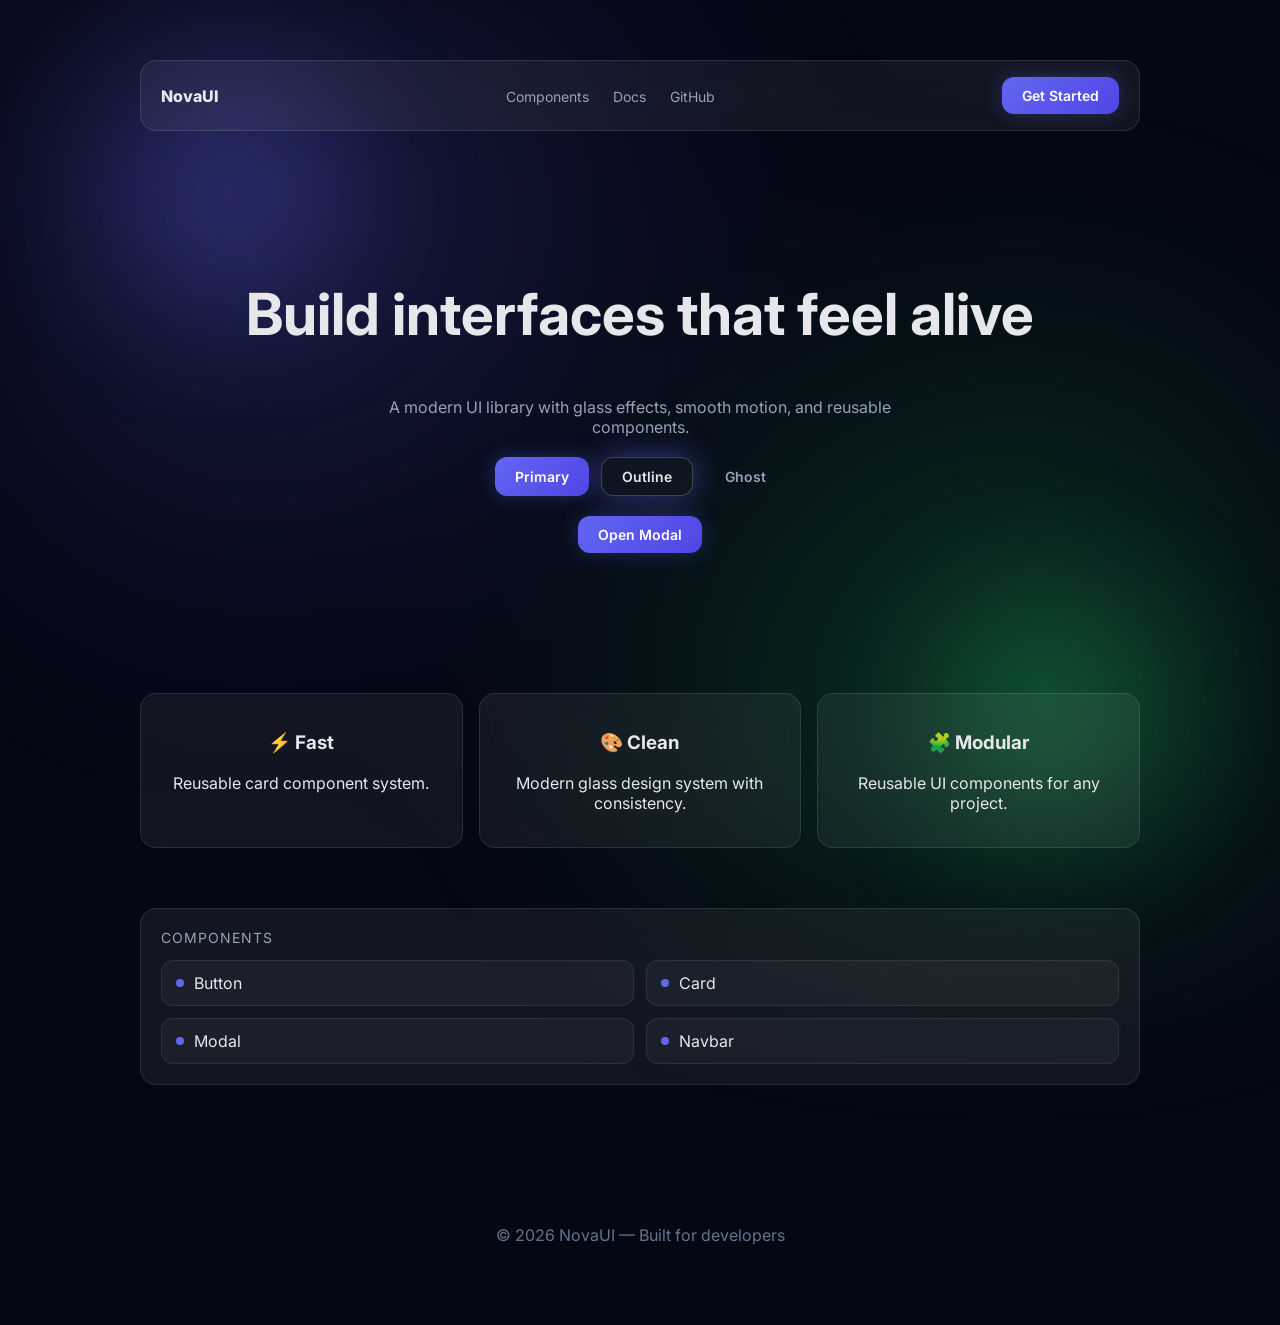
<file: NovaUI/demo/index.html>
<!DOCTYPE html>
<html lang="en">
<head>
  <meta charset="UTF-8">
  <title>NovaUI</title>

  <link rel="stylesheet" href="../styles/main.css">

  <link rel="stylesheet" href="../components/buttons/buttons.css">
  <link rel="stylesheet" href="../components/cards/cards.css">

  <link href="https://fonts.googleapis.com/css2?family=Inter:wght@400;600;700&display=swap" rel="stylesheet">
</head>

<body>

  <div class="bg"></div>
  <div class="orb orb1"></div>
  <div class="orb orb2"></div>

  <div class="container">

    <nav class="navbar glass reveal">
      <div class="logo">NovaUI</div>

      <div class="nav-links">
        <a href="#components-section">Components</a>
        <a href="docs.html">Docs</a>
        <a href="https://github.com/EnukaSathmina" target="_blank">GitHub</a>
      </div>

      <button class="btn btn-primary" onclick="window.location.href='get-started.html'">Get Started</button>
    </nav>

    <section class="hero reveal">
      <h1>Build interfaces that feel alive</h1>
      <p>A modern UI library with glass effects, smooth motion, and reusable components.</p>

      <div class="hero-actions">
        <button class="btn btn-primary">Primary</button>
        <button class="btn btn-outline">Outline</button>
        <button class="btn btn-ghost">Ghost</button>
      </div>

      <div style="margin-top:20px;">
        <button class="btn btn-primary" onclick="openModal()">
          Open Modal
        </button>
      </div>
    </section>

    <section class="features">
      <div class="card glass reveal">
        <h3>⚡ Fast</h3>
        <p>Reusable card component system.</p>
      </div>

      <div class="card glass reveal">
        <h3>🎨 Clean</h3>
        <p>Modern glass design system with consistency.</p>
      </div>

      <div class="card glass reveal">
        <h3>🧩 Modular</h3>
        <p>Reusable UI components for any project.</p>
      </div>
    </section>

    <section class="components-menu glass reveal" id="components-section">
      <div class="menu-title">Components</div>

      <div class="menu-grid">
        <a href="button.html" class="menu-item">
          <span class="dot"></span>
          Button
        </a>

        <a href="card.html" class="menu-item">
          <span class="dot"></span>
          Card
        </a>

        <a href="modal.html" class="menu-item">
          <span class="dot"></span>
          Modal
        </a>

        <a href="navbar.html" class="menu-item">
          <span class="dot"></span>
          Navbar
        </a>
      </div>
    </section>

    <footer class="footer reveal">
      © 2026 NovaUI — Built for developers
    </footer>

  </div>

  <div class="modal" id="modal">
    <div class="modal-content">
      <h2>NovaUI Modal</h2>
      <p>This is a reusable modal component.</p>
      <button class="btn btn-primary" onclick="closeModal()">Close</button>
    </div>
  </div>

  <script src="../js/animations.js"></script>
  <script src="../js/modal.js"></script>

  <script>
    document.querySelector('a[href^="#"]').addEventListener('click', function (e) {
      e.preventDefault();
      const target = document.querySelector(this.getAttribute('href'));
      if (target) {
        target.scrollIntoView({
          behavior: 'smooth'
        });
      }
    });
  </script>

</body>
</html>
</file>
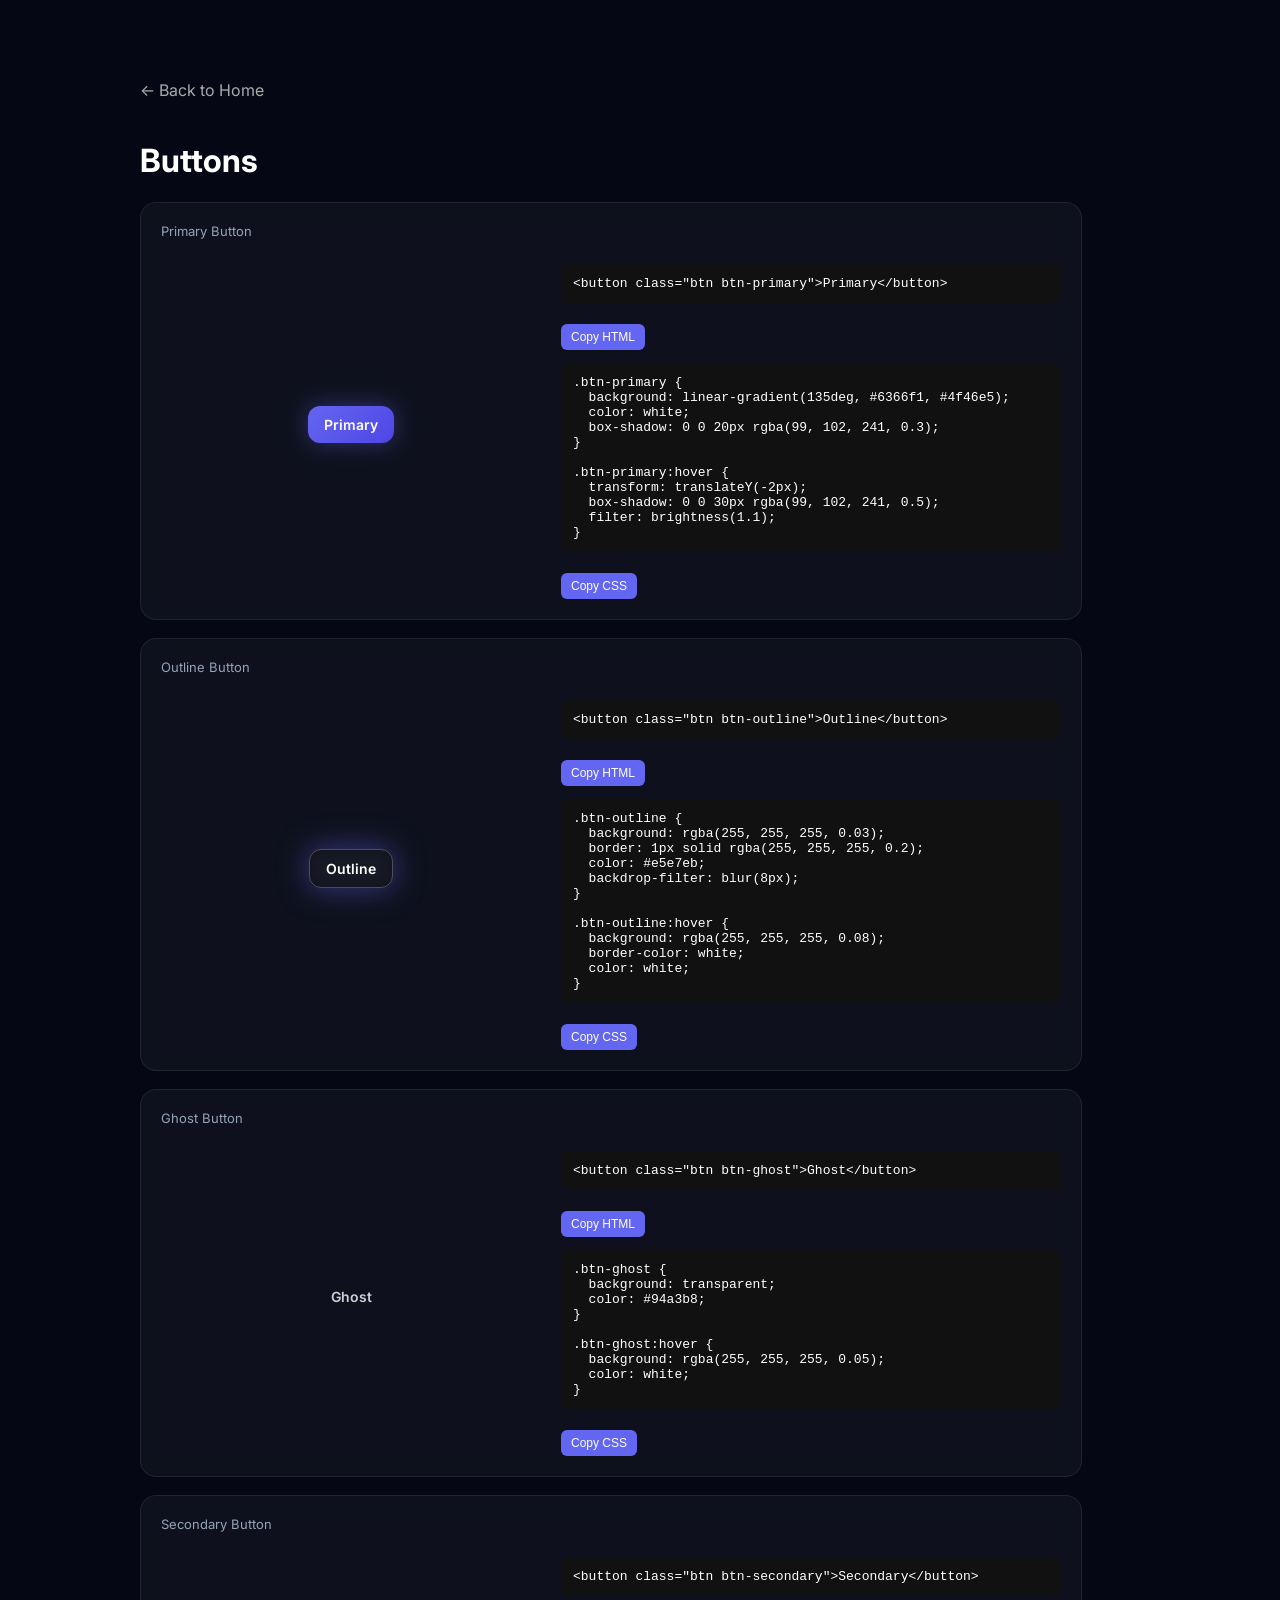
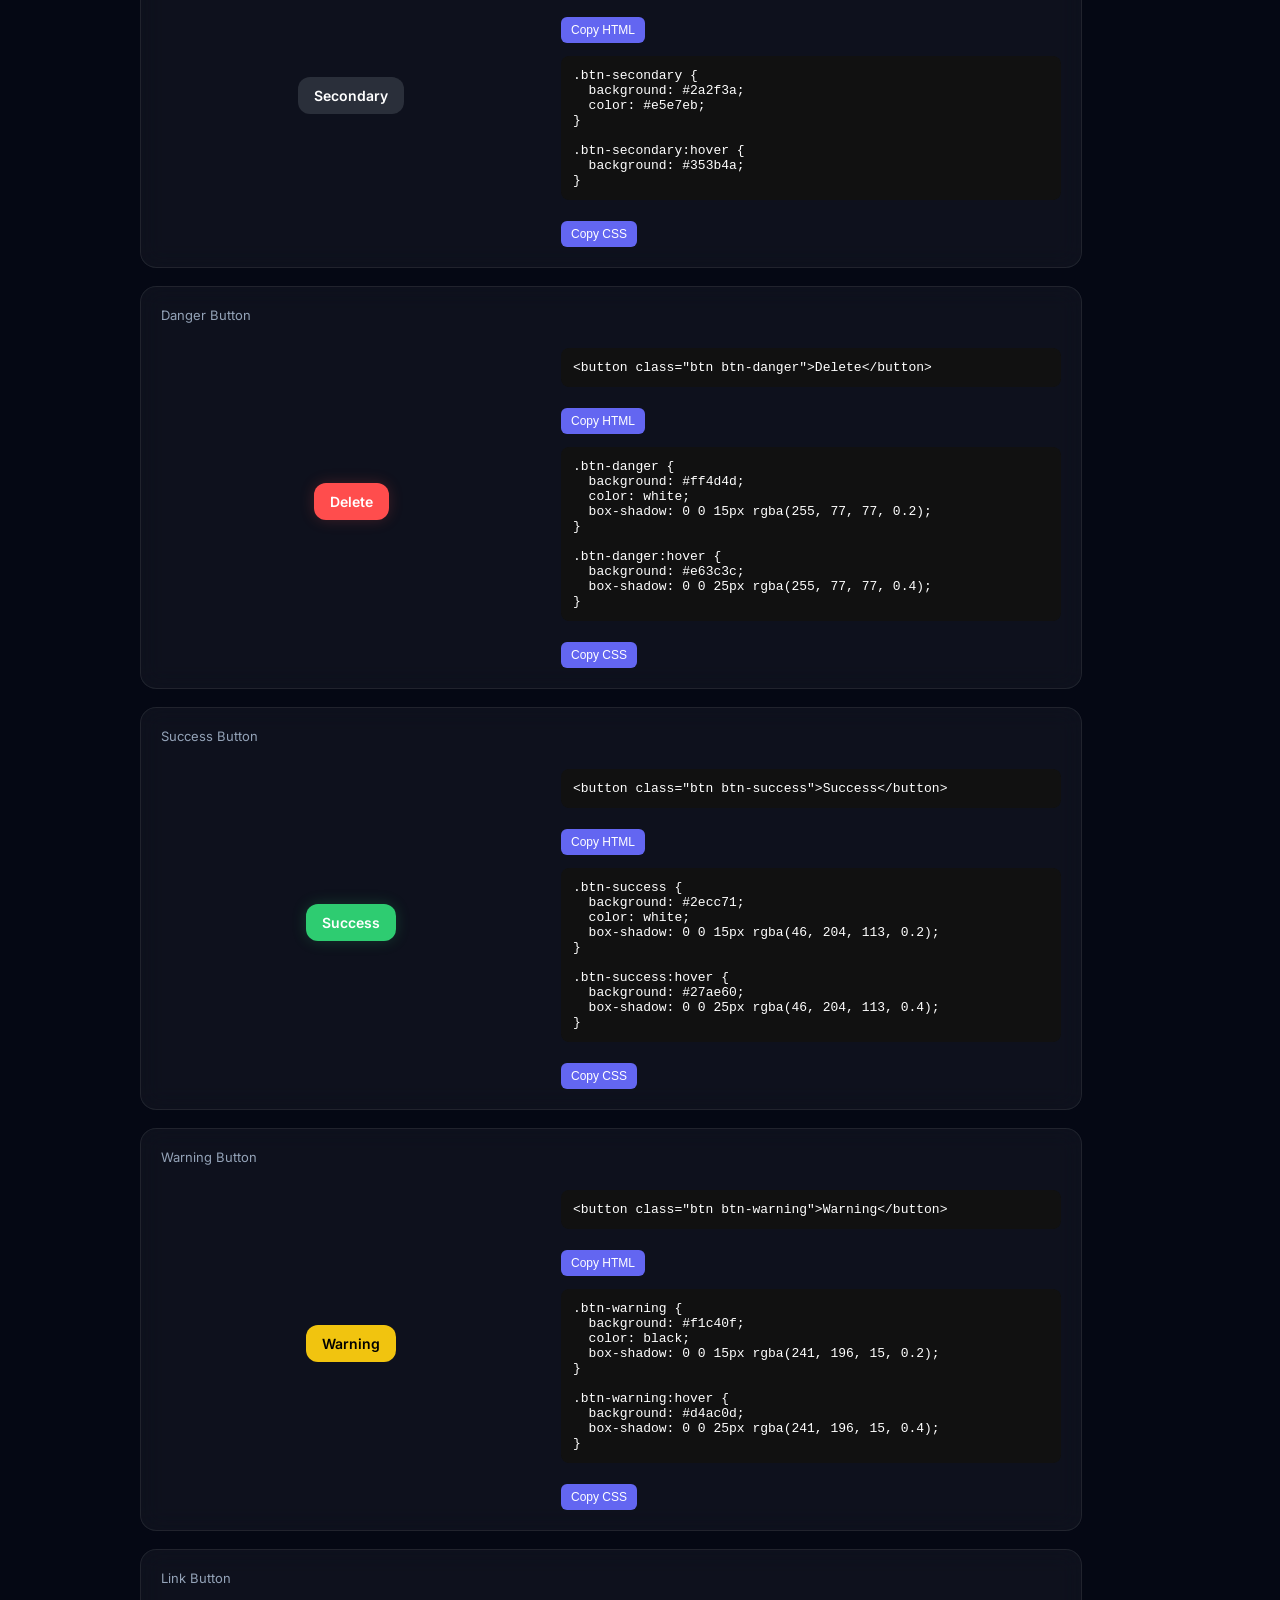
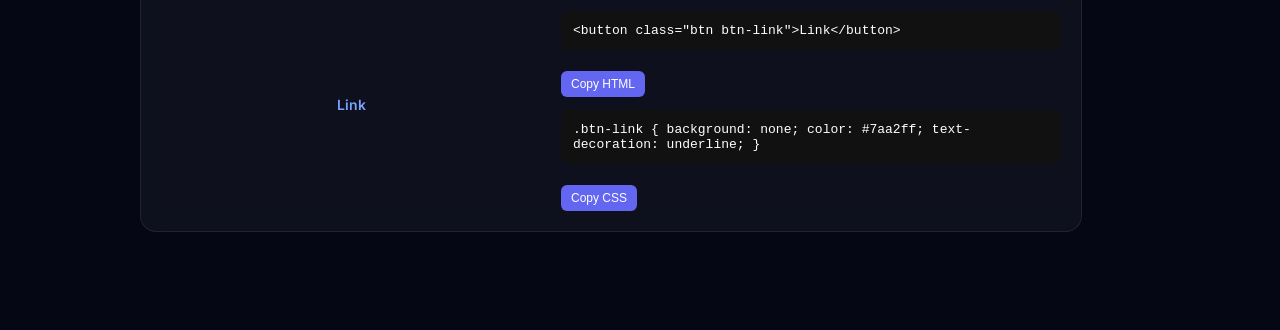
<file: NovaUI/demo/button.html>
<!DOCTYPE html>
<html lang="en">
<head>
  <meta charset="UTF-8">
  <title>Buttons - NovaUI</title>

  <link rel="stylesheet" href="../styles/main.css">
  <link rel="stylesheet" href="../components/buttons/buttons.css">
  <link href="https://fonts.googleapis.com/css2?family=Inter:wght@400;600;700&display=swap" rel="stylesheet">

  <style>
    body {
      font-family: 'Inter', sans-serif;
      background: #050814;
      color: white;
      margin: 0;
      padding: 40px;
    }

    .container {
      max-width: 1000px;
      margin: auto;
    }

    a {
      color: #aaa;
      text-decoration: none;
      display: inline-block;
      margin-bottom: 20px;
    }

    .preview-box {
      background: rgba(255,255,255,0.04);
      border: 1px solid rgba(255,255,255,0.08);
      border-radius: 16px;
      padding: 20px;
      margin-bottom: 18px;
      backdrop-filter: blur(12px);
    }

    .preview-title {
      font-size: 13px;
      color: #94a3b8;
      margin-bottom: 12px;
    }

    .row {
      display: flex;
      gap: 20px;
      align-items: center;
      flex-wrap: wrap;
    }

    .live {
      flex: 0.6;
      display: flex;
      justify-content: center;
      align-items: center;
    }

    .code {
      flex: 1.4;
      max-width: 500px;
    }

    pre {
      background: #111;
      padding: 12px;
      border-radius: 8px;
      font-size: 13px;
      overflow-x: auto;
      white-space: pre-wrap;
    }

    button.copy {
      margin-top: 8px;
      padding: 6px 10px;
      border: none;
      cursor: pointer;
      border-radius: 6px;
      background: #6366f1;
      color: white;
      font-size: 12px;
      margin-right: 5px;
    }

    .btn {
      padding: 10px 16px;
      border-radius: 12px;
      border: none;
      cursor: pointer;
      font-family: inherit;
      font-weight: 600;
      transition: 0.3s;
    }

    .btn-primary { background: linear-gradient(135deg, #6366f1, #4f46e5); color: white; box-shadow: 0 0 25px rgba(99,102,241,0.4); }
    .btn-outline { background: transparent; border: 1px solid rgba(255,255,255,0.25); color: white; }
    .btn-ghost { background: transparent; color: rgba(255,255,255,0.8); }
    .btn-secondary { background: #2a2f3a; color: white; }
    .btn-danger { background: #ff4d4d; color: white; }
    .btn-success { background: #2ecc71; color: white; }
    .btn-warning { background: #f1c40f; color: black; }
    .btn-link { background: none; color: #7aa2ff; padding: 0; }
  </style>
</head>
<body>

<div class="container">
  <a href="index.html">← Back to Home</a>
  <h1>Buttons</h1>

  <div class="preview-box">
    <div class="preview-title">Primary Button</div>
    <div class="row">
      <div class="live"><button class="btn btn-primary">Primary</button></div>
      <div class="code">
        <pre id="h1">&lt;button class="btn btn-primary"&gt;Primary&lt;/button&gt;</pre>
        <button class="copy" onclick="copy('h1')">Copy HTML</button>
        <pre id="c1">.btn-primary {
  background: linear-gradient(135deg, #6366f1, #4f46e5);
  color: white;
  box-shadow: 0 0 20px rgba(99, 102, 241, 0.3);
}

.btn-primary:hover {
  transform: translateY(-2px);
  box-shadow: 0 0 30px rgba(99, 102, 241, 0.5);
  filter: brightness(1.1);
}</pre>
        <button class="copy" onclick="copy('c1')">Copy CSS</button>
      </div>
    </div>
  </div>

  <div class="preview-box">
    <div class="preview-title">Outline Button</div>
    <div class="row">
      <div class="live"><button class="btn btn-outline">Outline</button></div>
      <div class="code">
        <pre id="h2">&lt;button class="btn btn-outline"&gt;Outline&lt;/button&gt;</pre>
        <button class="copy" onclick="copy('h2')">Copy HTML</button>
        <pre id="c2">.btn-outline {
  background: rgba(255, 255, 255, 0.03);
  border: 1px solid rgba(255, 255, 255, 0.2);
  color: #e5e7eb;
  backdrop-filter: blur(8px);
}

.btn-outline:hover {
  background: rgba(255, 255, 255, 0.08);
  border-color: white;
  color: white;
}</pre>
        <button class="copy" onclick="copy('c2')">Copy CSS</button>
      </div>
    </div>
  </div>

  <div class="preview-box">
    <div class="preview-title">Ghost Button</div>
    <div class="row">
      <div class="live"><button class="btn btn-ghost">Ghost</button></div>
      <div class="code">
        <pre id="h3">&lt;button class="btn btn-ghost"&gt;Ghost&lt;/button&gt;</pre>
        <button class="copy" onclick="copy('h3')">Copy HTML</button>
        <pre id="c3">.btn-ghost {
  background: transparent;
  color: #94a3b8;
}

.btn-ghost:hover {
  background: rgba(255, 255, 255, 0.05);
  color: white;
}</pre>
        <button class="copy" onclick="copy('c3')">Copy CSS</button>
      </div>
    </div>
  </div>

  <div class="preview-box">
    <div class="preview-title">Secondary Button</div>
    <div class="row">
      <div class="live"><button class="btn btn-secondary">Secondary</button></div>
      <div class="code">
        <pre id="h4">&lt;button class="btn btn-secondary"&gt;Secondary&lt;/button&gt;</pre>
        <button class="copy" onclick="copy('h4')">Copy HTML</button>
        <pre id="c4">.btn-secondary {
  background: #2a2f3a;
  color: #e5e7eb;
}

.btn-secondary:hover {
  background: #353b4a;
}</pre>
        <button class="copy" onclick="copy('c4')">Copy CSS</button>
      </div>
    </div>
  </div>

  <div class="preview-box">
    <div class="preview-title">Danger Button</div>
    <div class="row">
      <div class="live"><button class="btn btn-danger">Delete</button></div>
      <div class="code">
        <pre id="h5">&lt;button class="btn btn-danger"&gt;Delete&lt;/button&gt;</pre>
        <button class="copy" onclick="copy('h5')">Copy HTML</button>
        <pre id="c5">.btn-danger {
  background: #ff4d4d;
  color: white;
  box-shadow: 0 0 15px rgba(255, 77, 77, 0.2);
}

.btn-danger:hover {
  background: #e63c3c;
  box-shadow: 0 0 25px rgba(255, 77, 77, 0.4);
}</pre>
        <button class="copy" onclick="copy('c5')">Copy CSS</button>
      </div>
    </div>
  </div>

  <div class="preview-box">
    <div class="preview-title">Success Button</div>
    <div class="row">
      <div class="live"><button class="btn btn-success">Success</button></div>
      <div class="code">
        <pre id="h6">&lt;button class="btn btn-success"&gt;Success&lt;/button&gt;</pre>
        <button class="copy" onclick="copy('h6')">Copy HTML</button>
        <pre id="c6">.btn-success {
  background: #2ecc71;
  color: white;
  box-shadow: 0 0 15px rgba(46, 204, 113, 0.2);
}

.btn-success:hover {
  background: #27ae60;
  box-shadow: 0 0 25px rgba(46, 204, 113, 0.4);
}</pre>
        <button class="copy" onclick="copy('c6')">Copy CSS</button>
      </div>
    </div>
  </div>

  <div class="preview-box">
    <div class="preview-title">Warning Button</div>
    <div class="row">
      <div class="live"><button class="btn btn-warning">Warning</button></div>
      <div class="code">
        <pre id="h7">&lt;button class="btn btn-warning"&gt;Warning&lt;/button&gt;</pre>
        <button class="copy" onclick="copy('h7')">Copy HTML</button>
        <pre id="c7">.btn-warning {
  background: #f1c40f;
  color: black;
  box-shadow: 0 0 15px rgba(241, 196, 15, 0.2);
}

.btn-warning:hover {
  background: #d4ac0d;
  box-shadow: 0 0 25px rgba(241, 196, 15, 0.4);
}</pre>
        <button class="copy" onclick="copy('c7')">Copy CSS</button>
      </div>
    </div>
  </div>

  <div class="preview-box">
    <div class="preview-title">Link Button</div>
    <div class="row">
      <div class="live"><button class="btn btn-link">Link</button></div>
      <div class="code">
        <pre id="h8">&lt;button class="btn btn-link"&gt;Link&lt;/button&gt;</pre>
        <button class="copy" onclick="copy('h8')">Copy HTML</button>
        <pre id="c8">.btn-link { background: none; color: #7aa2ff; text-decoration: underline; }</pre>
        <button class="copy" onclick="copy('c8')">Copy CSS</button>
      </div>
    </div>
  </div>

</div>

<script>
function copy(id) {
  const text = document.getElementById(id).innerText;
  navigator.clipboard.writeText(text).then(() => { alert("Copied!"); });
}
</script>

</body>
</html>
</file>
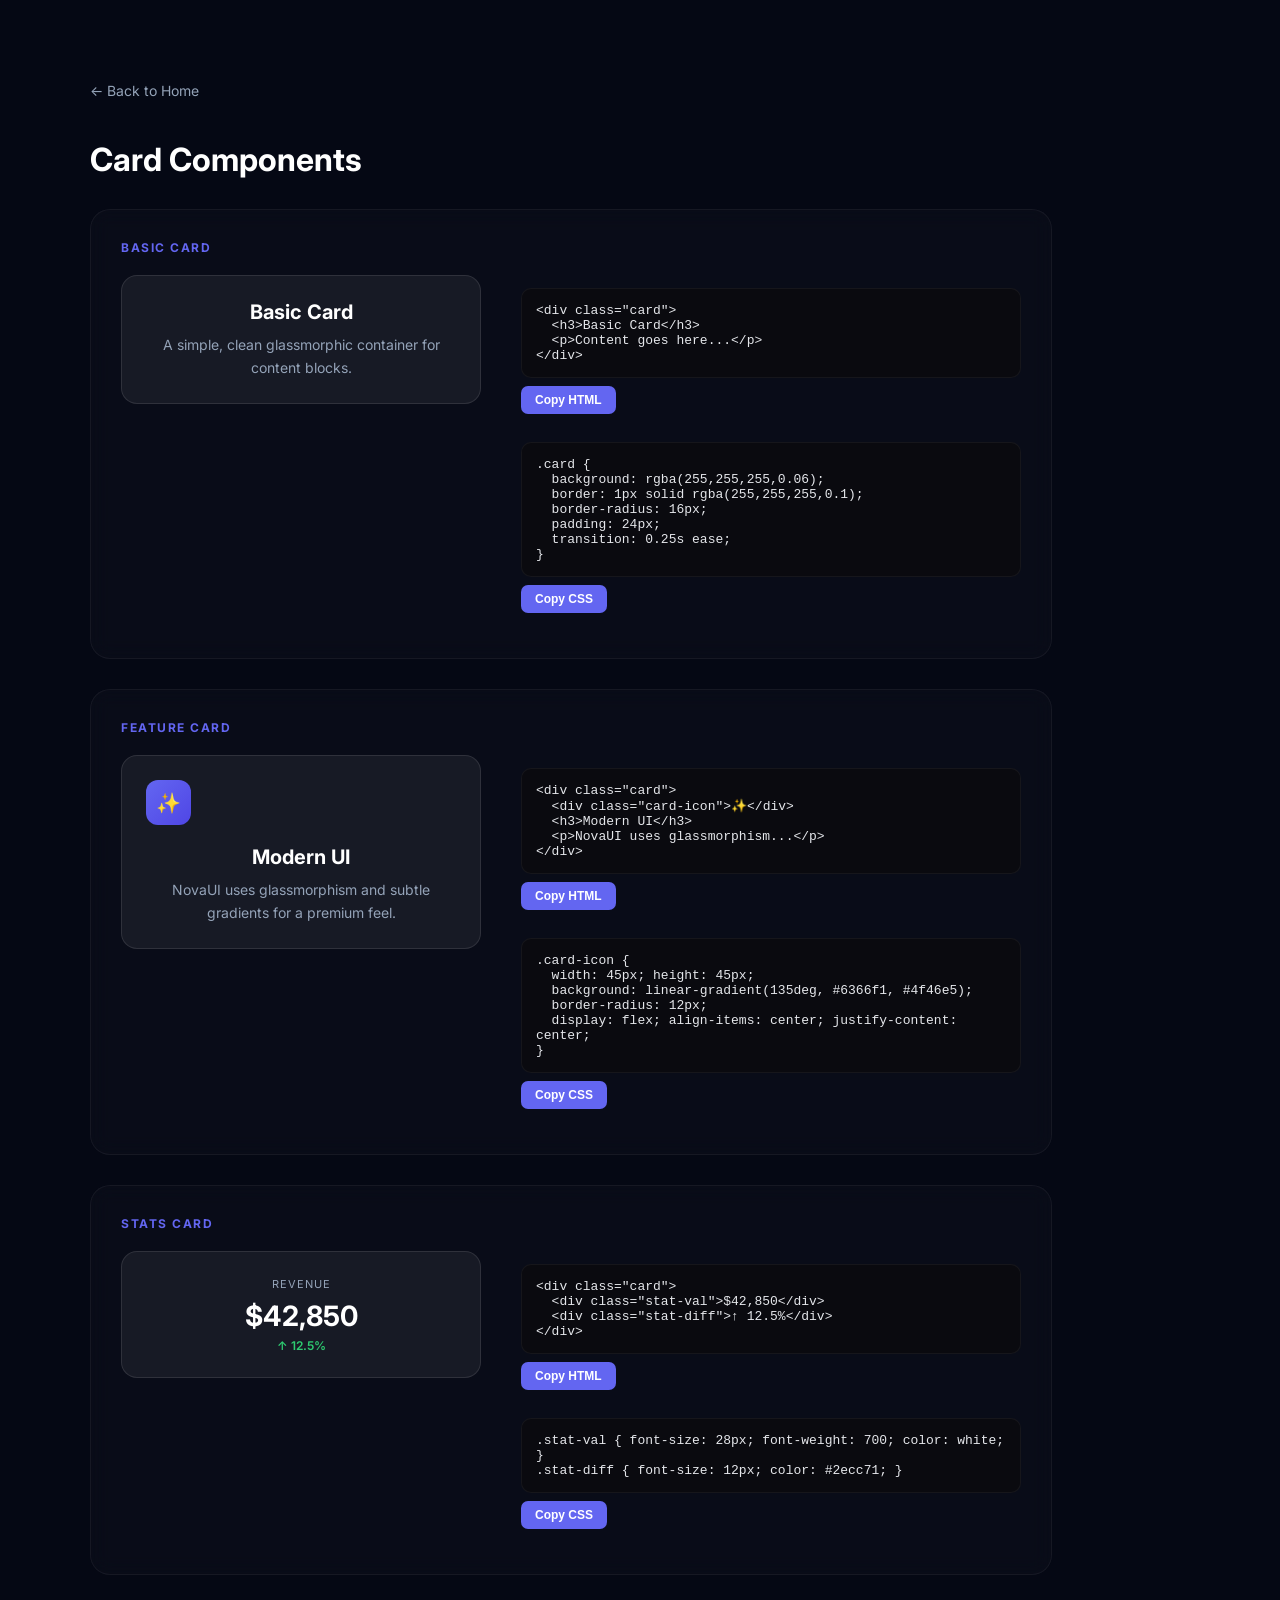
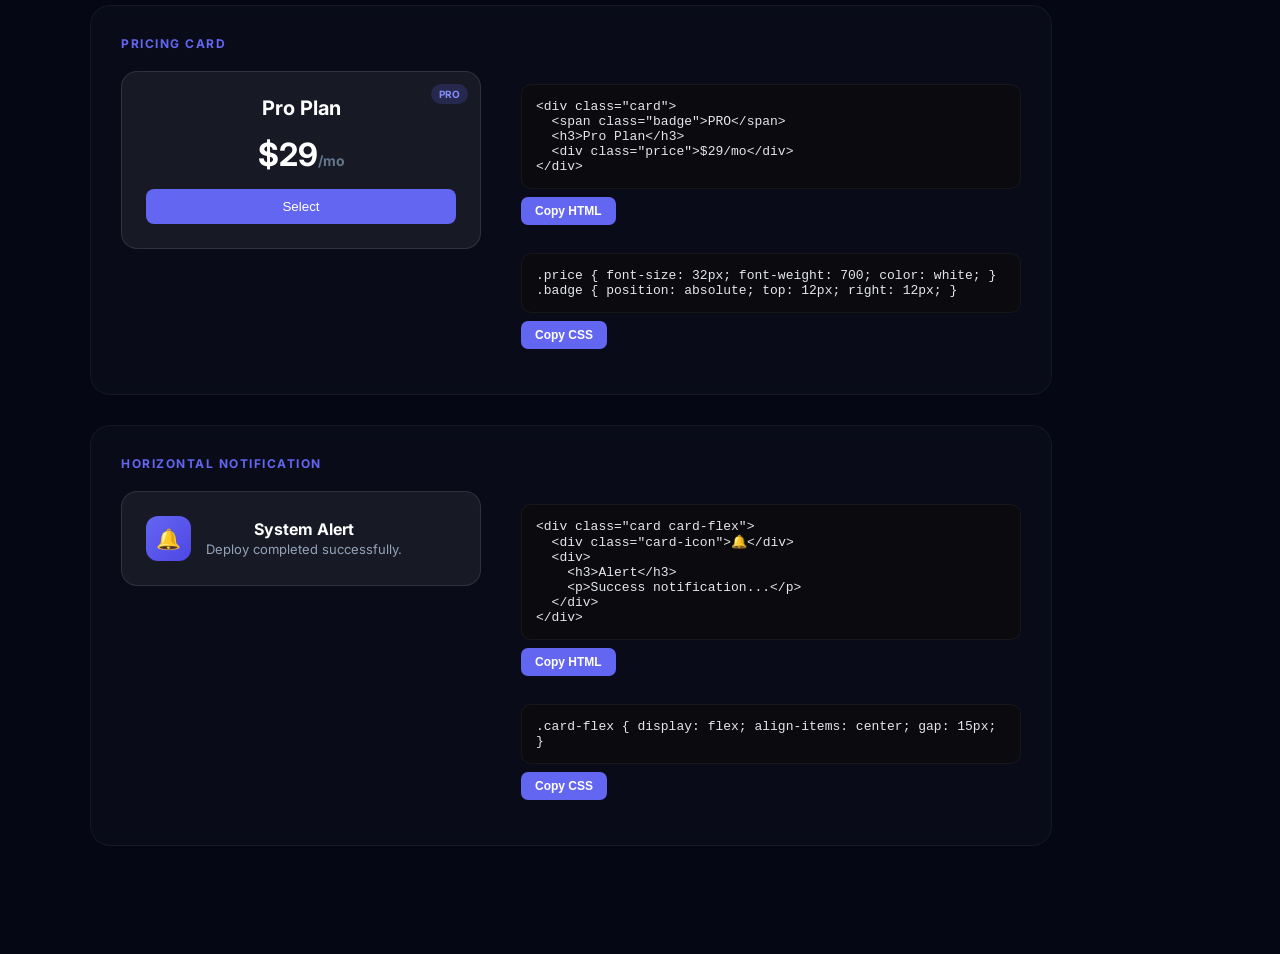
<file: NovaUI/demo/card.html>
<!DOCTYPE html>
<html lang="en">
<head>
  <meta charset="UTF-8">
  <title>Cards - NovaUI</title>

  <link rel="stylesheet" href="../styles/main.css">
  <link href="https://fonts.googleapis.com/css2?family=Inter:wght@400;600;700&display=swap" rel="stylesheet">

  <style>
    body { font-family: 'Inter', sans-serif; background: #050814; color: white; margin: 0; padding: 40px; }
    .container { max-width: 1100px; margin: auto; }
    a.back-link { color: #94a3b8; text-decoration: none; display: inline-block; margin-bottom: 20px; font-size: 14px; }
    h1 { margin-bottom: 30px; font-size: 32px; }

    .preview-box { 
      background: rgba(255, 255, 255, 0.02); 
      border: 1px solid rgba(255, 255, 255, 0.05); 
      border-radius: 20px; 
      padding: 30px; 
      margin-bottom: 30px; 
      backdrop-filter: blur(10px);
    }
    
    .preview-title { font-size: 12px; color: #6366f1; margin-bottom: 20px; text-transform: uppercase; letter-spacing: 1.5px; font-weight: 700; }
    
    .row { display: flex; gap: 40px; align-items: flex-start; flex-wrap: wrap; }
    .live { flex: 0.8; display: flex; justify-content: center; min-width: 300px; }
    .code { flex: 1.2; min-width: 300px; }

    pre { background: #0a0a0f; padding: 14px; border-radius: 10px; font-size: 13px; overflow-x: auto; border: 1px solid rgba(255,255,255,0.05); margin-bottom: 8px; color: #e5e7eb; }
    button.copy { padding: 7px 14px; border: none; cursor: pointer; border-radius: 7px; background: #6366f1; color: white; font-size: 12px; font-weight: 600; margin-bottom: 15px; margin-right: 5px; transition: 0.2s; }
    button.copy:hover { background: #4f46e5; }

    .card {
      background: rgba(255,255,255,0.06);
      border: 1px solid rgba(255,255,255,0.1);
      border-radius: 16px;
      padding: 24px;
      transition: 0.25s cubic-bezier(0.4, 0, 0.2, 1);
      width: 100%;
      max-width: 320px;
      position: relative;
    }

    .card:hover {
      transform: translateY(-8px);
      border-color: rgba(99,102,241,0.4);
      box-shadow: 0 15px 40px rgba(0,0,0,0.4);
    }

    .card h3 { margin: 0 0 10px 0; font-size: 20px; color: white; }
    .card p { margin: 0; font-size: 14px; color: #94a3b8; line-height: 1.6; }

    .card-icon { width: 45px; height: 45px; background: linear-gradient(135deg, #6366f1, #4f46e5); border-radius: 12px; margin-bottom: 20px; display: flex; align-items: center; justify-content: center; font-size: 20px; }
    .price { font-size: 32px; font-weight: 700; margin: 15px 0; color: white; }
    .price span { font-size: 14px; color: #64748b; }
    .badge { position: absolute; top: 12px; right: 12px; background: rgba(99,102,241,0.2); color: #818cf8; font-size: 10px; padding: 4px 8px; border-radius: 20px; font-weight: 700; }
    .stat-val { font-size: 28px; font-weight: 700; color: white; margin: 5px 0; }
    .stat-diff { font-size: 12px; color: #2ecc71; font-weight: 600; }
    .card-flex { display: flex; align-items: center; gap: 15px; }
  </style>
</head>
<body>

<div class="container">
  <a href="index.html" class="back-link">← Back to Home</a>
  <h1>Card Components</h1>

  <div class="preview-box">
    <div class="preview-title">Basic Card</div>
    <div class="row">
      <div class="live">
        <div class="card">
          <h3>Basic Card</h3>
          <p>A simple, clean glassmorphic container for content blocks.</p>
        </div>
      </div>
      <div class="code">
        <pre id="h0">&lt;div class="card"&gt;
  &lt;h3&gt;Basic Card&lt;/h3&gt;
  &lt;p&gt;Content goes here...&lt;/p&gt;
&lt;/div&gt;</pre>
        <button class="copy" onclick="copy('h0')">Copy HTML</button>
        <pre id="c0">.card {
  background: rgba(255,255,255,0.06);
  border: 1px solid rgba(255,255,255,0.1);
  border-radius: 16px;
  padding: 24px;
  transition: 0.25s ease;
}</pre>
        <button class="copy" onclick="copy('c0')">Copy CSS</button>
      </div>
    </div>
  </div>

  <div class="preview-box">
    <div class="preview-title">Feature Card</div>
    <div class="row">
      <div class="live">
        <div class="card">
          <div class="card-icon">✨</div>
          <h3>Modern UI</h3>
          <p>NovaUI uses glassmorphism and subtle gradients for a premium feel.</p>
        </div>
      </div>
      <div class="code">
        <pre id="h1">&lt;div class="card"&gt;
  &lt;div class="card-icon"&gt;✨&lt;/div&gt;
  &lt;h3&gt;Modern UI&lt;/h3&gt;
  &lt;p&gt;NovaUI uses glassmorphism...&lt;/p&gt;
&lt;/div&gt;</pre>
        <button class="copy" onclick="copy('h1')">Copy HTML</button>
        <pre id="c1">.card-icon {
  width: 45px; height: 45px;
  background: linear-gradient(135deg, #6366f1, #4f46e5);
  border-radius: 12px;
  display: flex; align-items: center; justify-content: center;
}</pre>
        <button class="copy" onclick="copy('c1')">Copy CSS</button>
      </div>
    </div>
  </div>

  <div class="preview-box">
    <div class="preview-title">Stats Card</div>
    <div class="row">
      <div class="live">
        <div class="card">
          <p style="text-transform: uppercase; font-size: 11px; letter-spacing: 1px;">Revenue</p>
          <div class="stat-val">$42,850</div>
          <div class="stat-diff">↑ 12.5%</div>
        </div>
      </div>
      <div class="code">
        <pre id="h2">&lt;div class="card"&gt;
  &lt;div class="stat-val"&gt;$42,850&lt;/div&gt;
  &lt;div class="stat-diff"&gt;↑ 12.5%&lt;/div&gt;
&lt;/div&gt;</pre>
        <button class="copy" onclick="copy('h2')">Copy HTML</button>
        <pre id="c2">.stat-val { font-size: 28px; font-weight: 700; color: white; }
.stat-diff { font-size: 12px; color: #2ecc71; }</pre>
        <button class="copy" onclick="copy('c2')">Copy CSS</button>
      </div>
    </div>
  </div>

  <div class="preview-box">
    <div class="preview-title">Pricing Card</div>
    <div class="row">
      <div class="live">
        <div class="card">
          <span class="badge">PRO</span>
          <h3>Pro Plan</h3>
          <div class="price">$29<span>/mo</span></div>
          <button style="width:100%; padding:10px; border-radius:8px; background:#6366f1; color:white; border:none; cursor:pointer;">Select</button>
        </div>
      </div>
      <div class="code">
        <pre id="h3">&lt;div class="card"&gt;
  &lt;span class="badge"&gt;PRO&lt;/span&gt;
  &lt;h3&gt;Pro Plan&lt;/h3&gt;
  &lt;div class="price"&gt;$29/mo&lt;/div&gt;
&lt;/div&gt;</pre>
        <button class="copy" onclick="copy('h3')">Copy HTML</button>
        <pre id="c3">.price { font-size: 32px; font-weight: 700; color: white; }
.badge { position: absolute; top: 12px; right: 12px; }</pre>
        <button class="copy" onclick="copy('c3')">Copy CSS</button>
      </div>
    </div>
  </div>

  <div class="preview-box">
    <div class="preview-title">Horizontal Notification</div>
    <div class="row">
      <div class="live">
        <div class="card card-flex" style="max-width: 400px;">
          <div class="card-icon" style="margin:0; flex-shrink:0;">🔔</div>
          <div>
            <h3 style="font-size: 16px; margin:0;">System Alert</h3>
            <p style="font-size: 13px;">Deploy completed successfully.</p>
          </div>
        </div>
      </div>
      <div class="code">
        <pre id="h4">&lt;div class="card card-flex"&gt;
  &lt;div class="card-icon"&gt;🔔&lt;/div&gt;
  &lt;div&gt;
    &lt;h3&gt;Alert&lt;/h3&gt;
    &lt;p&gt;Success notification...&lt;/p&gt;
  &lt;/div&gt;
&lt;/div&gt;</pre>
        <button class="copy" onclick="copy('h4')">Copy HTML</button>
        <pre id="c4">.card-flex { display: flex; align-items: center; gap: 15px; }</pre>
        <button class="copy" onclick="copy('c4')">Copy CSS</button>
      </div>
    </div>
  </div>

</div>

<script>
function copy(id) {
  const text = document.getElementById(id).innerText;
  navigator.clipboard.writeText(text).then(() => {
    const btn = event.target;
    const oldText = btn.innerText;
    btn.innerText = "Copied!";
    setTimeout(() => { btn.innerText = oldText; }, 1500);
  });
}
</script>

</body>
</html>
</file>
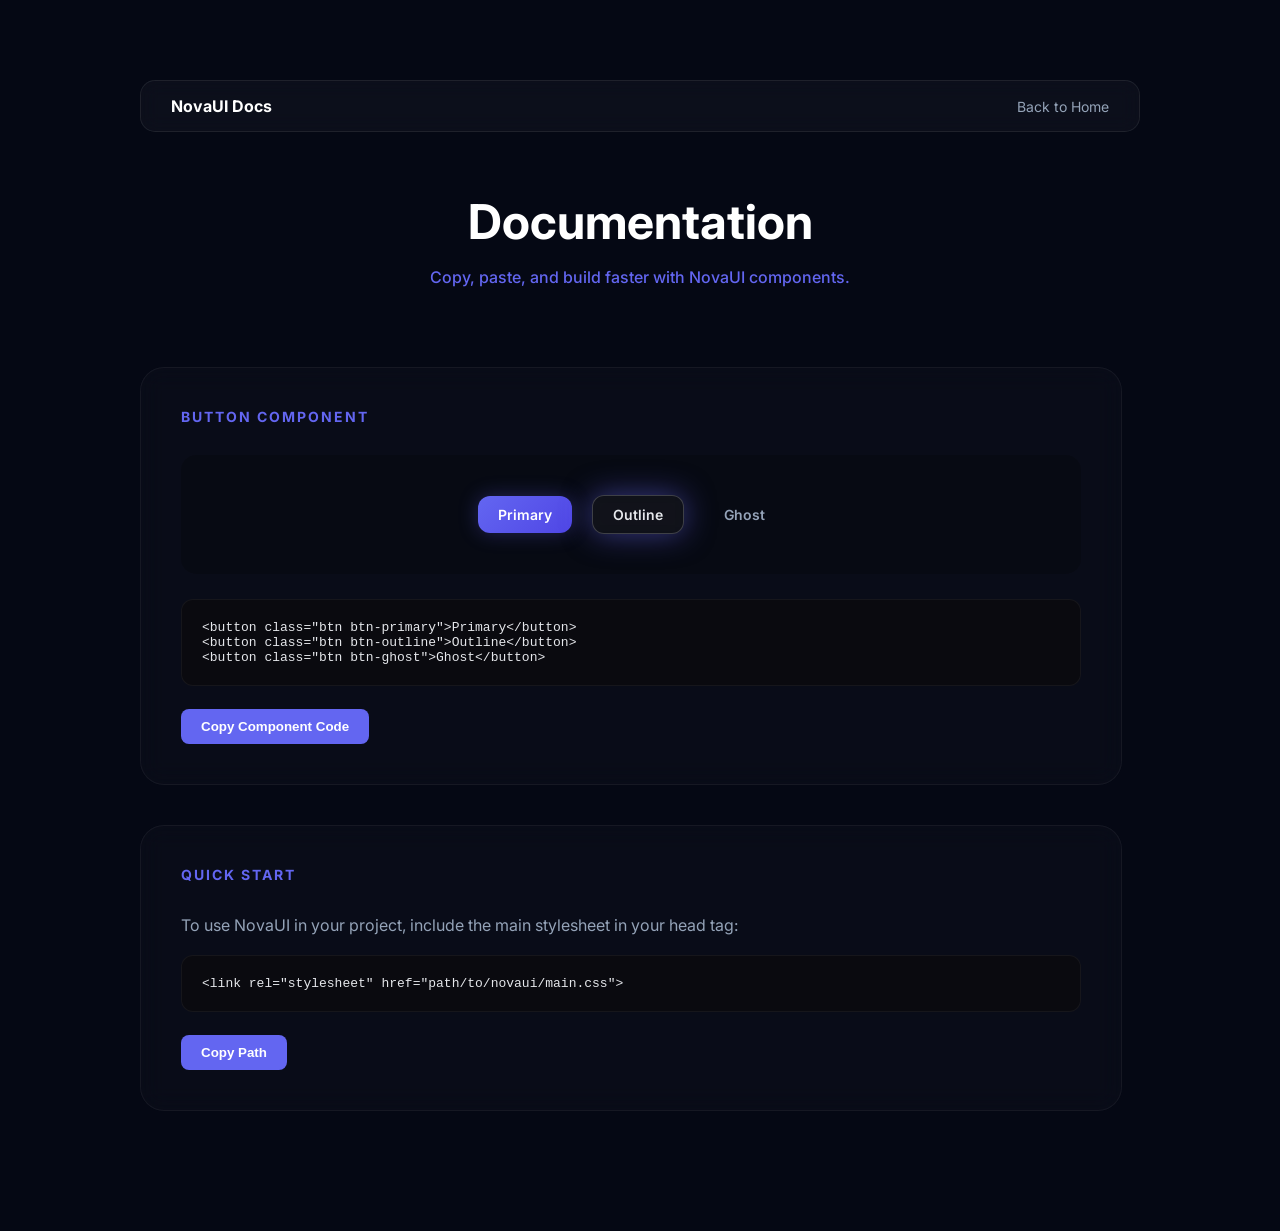
<file: NovaUI/demo/docs.html>
<!DOCTYPE html>
<html lang="en">
<head>
  <meta charset="UTF-8">
  <title>Documentation - NovaUI</title>

  <link rel="stylesheet" href="../styles/main.css">
  <link rel="stylesheet" href="../components/buttons/buttons.css">
  <link href="https://fonts.googleapis.com/css2?family=Inter:wght@400;600;700&display=swap" rel="stylesheet">

  <style>
    body { font-family: 'Inter', sans-serif; background: #050814; color: white; margin: 0; padding: 40px; }
    .container { max-width: 1000px; margin: auto; }
    
    .docs-nav {
      display: flex; justify-content: space-between; align-items: center;
      padding: 15px 30px; background: rgba(255,255,255,0.03);
      border: 1px solid rgba(255,255,255,0.08); border-radius: 15px;
      margin-bottom: 60px; backdrop-filter: blur(10px);
    }
    .docs-nav a { color: #94a3b8; text-decoration: none; font-size: 14px; }

    .header-section { text-align: center; margin-bottom: 80px; }
    .header-section h1 { font-size: 48px; margin-bottom: 10px; }
    .header-section p { color: #6366f1; font-weight: 500; }

    .preview-box { 
      background: rgba(255, 255, 255, 0.02); 
      border: 1px solid rgba(255, 255, 255, 0.05); 
      border-radius: 24px; padding: 40px; margin-bottom: 40px;
    }
    
    .preview-title { font-size: 14px; color: #6366f1; margin-bottom: 30px; text-transform: uppercase; letter-spacing: 2px; font-weight: 700; }
    
    .display-area { 
      display: flex; gap: 20px; justify-content: center; align-items: center;
      padding: 40px; background: rgba(0,0,0,0.2); border-radius: 15px; margin-bottom: 25px;
    }

    pre { background: #0a0a0f; padding: 20px; border-radius: 12px; font-size: 13px; border: 1px solid rgba(255,255,255,0.05); color: #e5e7eb; overflow-x: auto; }
    
    .copy-btn { 
      margin-top: 10px; padding: 10px 20px; background: #6366f1; color: white; 
      border: none; border-radius: 8px; font-weight: 600; cursor: pointer; transition: 0.3s;
    }
    .copy-btn:hover { background: #4f46e5; transform: translateY(-2px); }
  </style>
</head>
<body>

<div class="container">
  <nav class="docs-nav">
    <strong>NovaUI Docs</strong>
    <a href="index.html">Back to Home</a>
  </nav>

  <header class="header-section">
    <h1>Documentation</h1>
    <p>Copy, paste, and build faster with NovaUI components.</p>
  </header>

  <div class="preview-box">
    <div class="preview-title">Button Component</div>
    
    <div class="display-area">
      <button class="btn btn-primary">Primary</button>
      <button class="btn btn-outline">Outline</button>
      <button class="btn btn-ghost">Ghost</button>
    </div>

    <pre id="btn-code">
&lt;button class="btn btn-primary"&gt;Primary&lt;/button&gt;
&lt;button class="btn btn-outline"&gt;Outline&lt;/button&gt;
&lt;button class="btn btn-ghost"&gt;Ghost&lt;/button&gt;</pre>
    
    <button class="copy-btn" onclick="copy('btn-code')">Copy Component Code</button>
  </div>

  <div class="preview-box">
    <div class="preview-title">Quick Start</div>
    <p style="color: #94a3b8; line-height: 1.6;">To use NovaUI in your project, include the main stylesheet in your head tag:</p>
    <pre id="install-code">&lt;link rel="stylesheet" href="path/to/novaui/main.css"&gt;</pre>
    <button class="copy-btn" onclick="copy('install-code')">Copy Path</button>
  </div>

</div>

<script>
function copy(id) {
  const text = document.getElementById(id).innerText;
  navigator.clipboard.writeText(text).then(() => {
    const btn = event.target;
    const old = btn.innerText;
    btn.innerText = "Copied to Clipboard!";
    setTimeout(() => btn.innerText = old, 2000);
  });
}
</script>

</body>
</html>
</file>
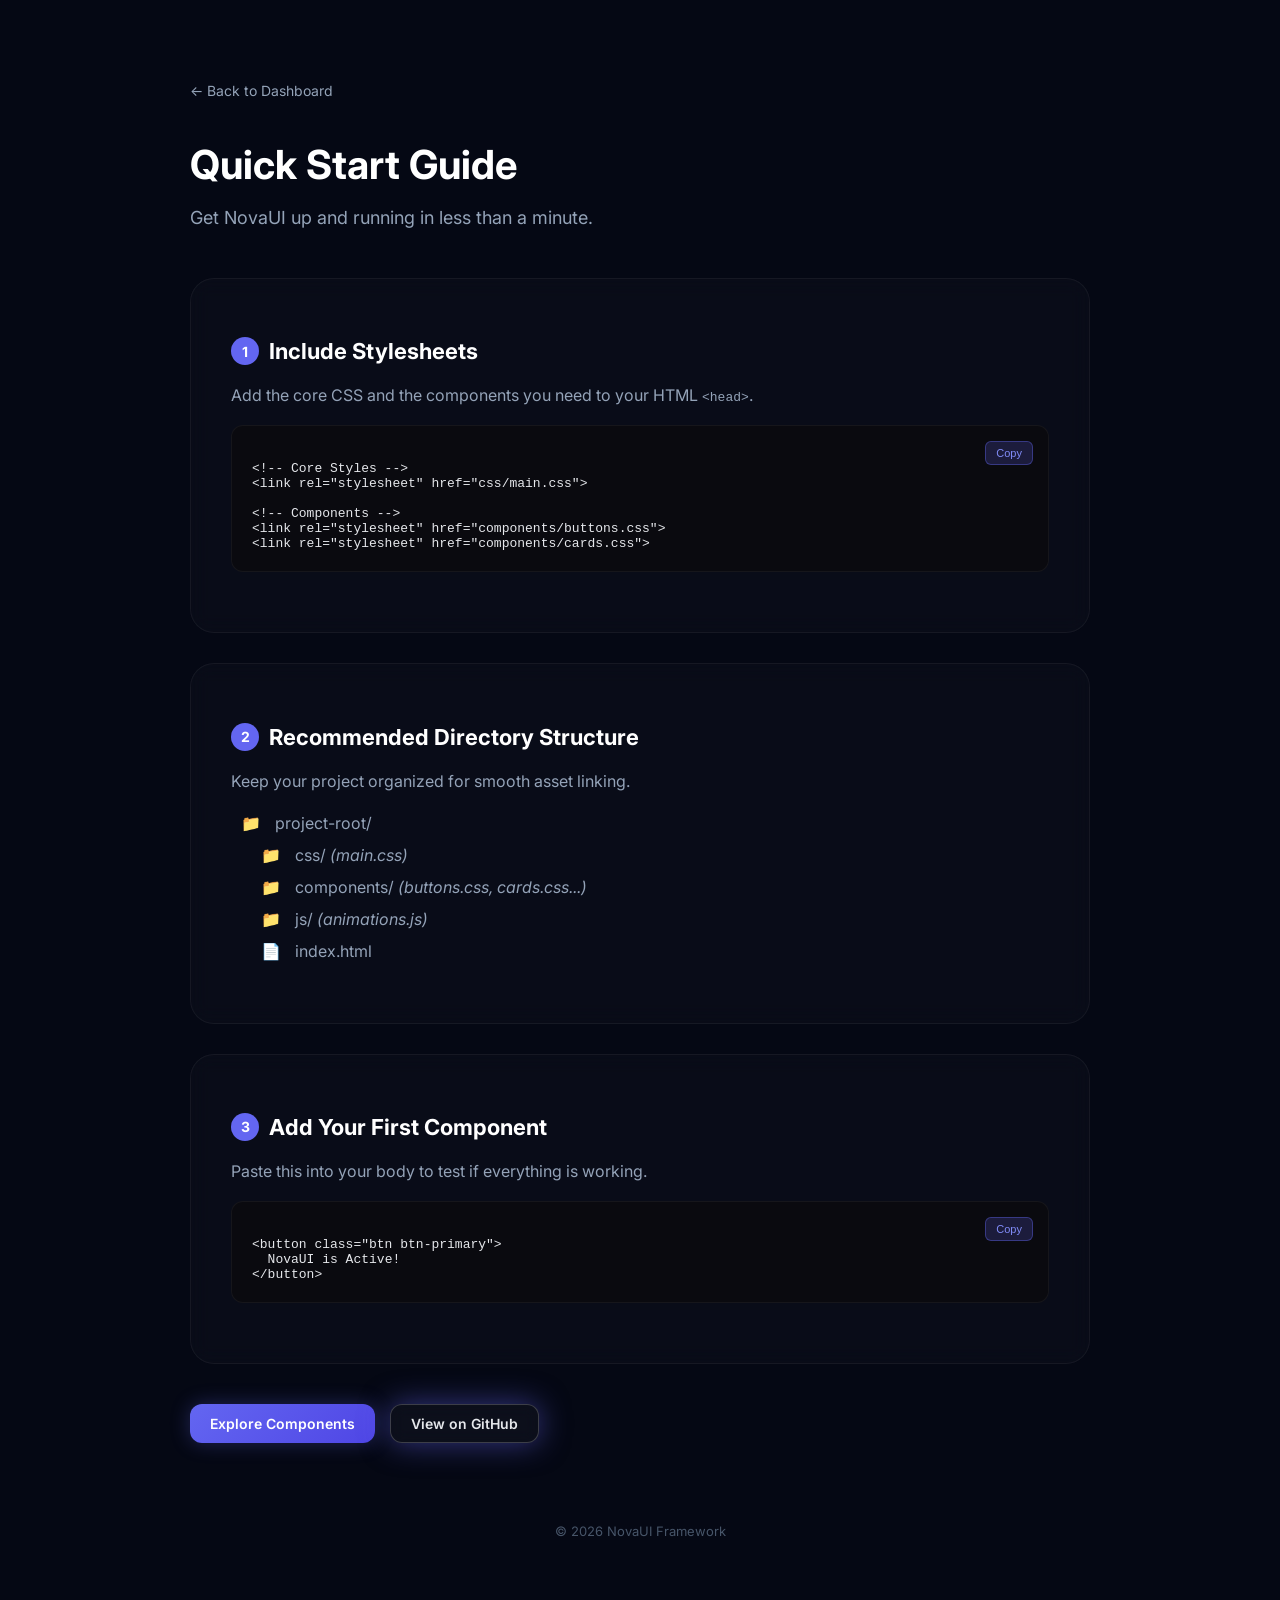
<file: NovaUI/demo/get-started.html>
<!DOCTYPE html>
<html lang="en">
<head>
  <meta charset="UTF-8">
  <title>Get Started - NovaUI</title>

  <link rel="stylesheet" href="../styles/main.css">
  <link rel="stylesheet" href="../components/buttons/buttons.css">
  <link href="https://fonts.googleapis.com/css2?family=Inter:wght@400;600;700&display=swap" rel="stylesheet">

  <style>
    body { font-family: 'Inter', sans-serif; background: #050814; color: white; margin: 0; padding: 40px; }
    .container { max-width: 900px; margin: auto; }
    
    .back-nav { margin-bottom: 40px; }
    .back-nav a { color: #94a3b8; text-decoration: none; font-size: 14px; transition: 0.3s; }
    .back-nav a:hover { color: #6366f1; }

    .setup-card {
      background: rgba(255, 255, 255, 0.02);
      border: 1px solid rgba(255, 255, 255, 0.05);
      border-radius: 24px;
      padding: 40px;
      margin-bottom: 30px;
      backdrop-filter: blur(10px);
    }

    h1 { font-size: 40px; margin-bottom: 10px; }
    .subtitle { color: #94a3b8; margin-bottom: 50px; font-size: 18px; }

    h2 { font-size: 22px; margin-bottom: 20px; display: flex; align-items: center; gap: 10px; }
    .step-num { 
      background: #6366f1; color: white; width: 28px; height: 28px; 
      border-radius: 50%; display: flex; align-items: center; 
      justify-content: center; font-size: 14px; font-weight: bold;
    }

    pre { 
      background: #0a0a0f; padding: 20px; border-radius: 12px; 
      border: 1px solid rgba(255,255,255,0.05); color: #e5e7eb; 
      overflow-x: auto; position: relative; margin: 20px 0;
    }

    .copy-inline {
      position: absolute; right: 15px; top: 15px;
      background: rgba(99, 102, 241, 0.2); border: 1px solid rgba(99, 102, 241, 0.4);
      color: #818cf8; padding: 5px 10px; border-radius: 6px; font-size: 11px;
      cursor: pointer; transition: 0.3s;
    }
    .copy-inline:hover { background: #6366f1; color: white; }

    .structure-list { list-style: none; padding-left: 10px; color: #94a3b8; line-height: 2; }
    .structure-list span { color: #6366f1; margin-right: 10px; }

    .action-row { display: flex; gap: 15px; margin-top: 40px; }
  </style>
</head>
<body>

<div class="container">
  <div class="back-nav">
    <a href="index.html">← Back to Dashboard</a>
  </div>

  <header>
    <h1>Quick Start Guide</h1>
    <p class="subtitle">Get NovaUI up and running in less than a minute.</p>
  </header>

  <div class="setup-card">
    <h2><span class="step-num">1</span> Include Stylesheets</h2>
    <p style="color:#94a3b8;">Add the core CSS and the components you need to your HTML <code>&lt;head&gt;</code>.</p>
    
    <pre id="code-step1">
<button class="copy-inline" onclick="copy('code-step1')">Copy</button>
&lt;!-- Core Styles --&gt;
&lt;link rel="stylesheet" href="css/main.css"&gt;

&lt;!-- Components --&gt;
&lt;link rel="stylesheet" href="components/buttons.css"&gt;
&lt;link rel="stylesheet" href="components/cards.css"&gt;</pre>
  </div>

  <div class="setup-card">
    <h2><span class="step-num">2</span> Recommended Directory Structure</h2>
    <p style="color:#94a3b8;">Keep your project organized for smooth asset linking.</p>
    
    <ul class="structure-list">
      <li><span>📁</span> project-root/</li>
      <li style="padding-left: 20px;"><span>📁</span> css/ <em>(main.css)</em></li>
      <li style="padding-left: 20px;"><span>📁</span> components/ <em>(buttons.css, cards.css...)</em></li>
      <li style="padding-left: 20px;"><span>📁</span> js/ <em>(animations.js)</em></li>
      <li style="padding-left: 20px;"><span>📄</span> index.html</li>
    </ul>
  </div>

  <div class="setup-card">
    <h2><span class="step-num">3</span> Add Your First Component</h2>
    <p style="color:#94a3b8;">Paste this into your body to test if everything is working.</p>
    
    <pre id="code-step3">
<button class="copy-inline" onclick="copy('code-step3')">Copy</button>
&lt;button class="btn btn-primary"&gt;
  NovaUI is Active!
&lt;/button&gt;</pre>
  </div>

  <div class="action-row">
    <button class="btn btn-primary" onclick="window.location.href='docs.html'">Explore Components</button>
    <button class="btn btn-outline" onclick="window.location.href='https://github.com/EnukaSathmina'">View on GitHub</button>
  </div>

  <footer style="margin-top: 80px; color: #475569; font-size: 13px; text-align: center;">
    © 2026 NovaUI Framework
  </footer>
</div>

<script>
function copy(id) {
  const code = document.getElementById(id).innerText.replace('Copy', '');
  navigator.clipboard.writeText(code).then(() => {
    const btn = event.target;
    btn.innerText = "Copied!";
    setTimeout(() => btn.innerText = "Copy", 2000);
  });
}
</script>

</body>
</html>
</file>
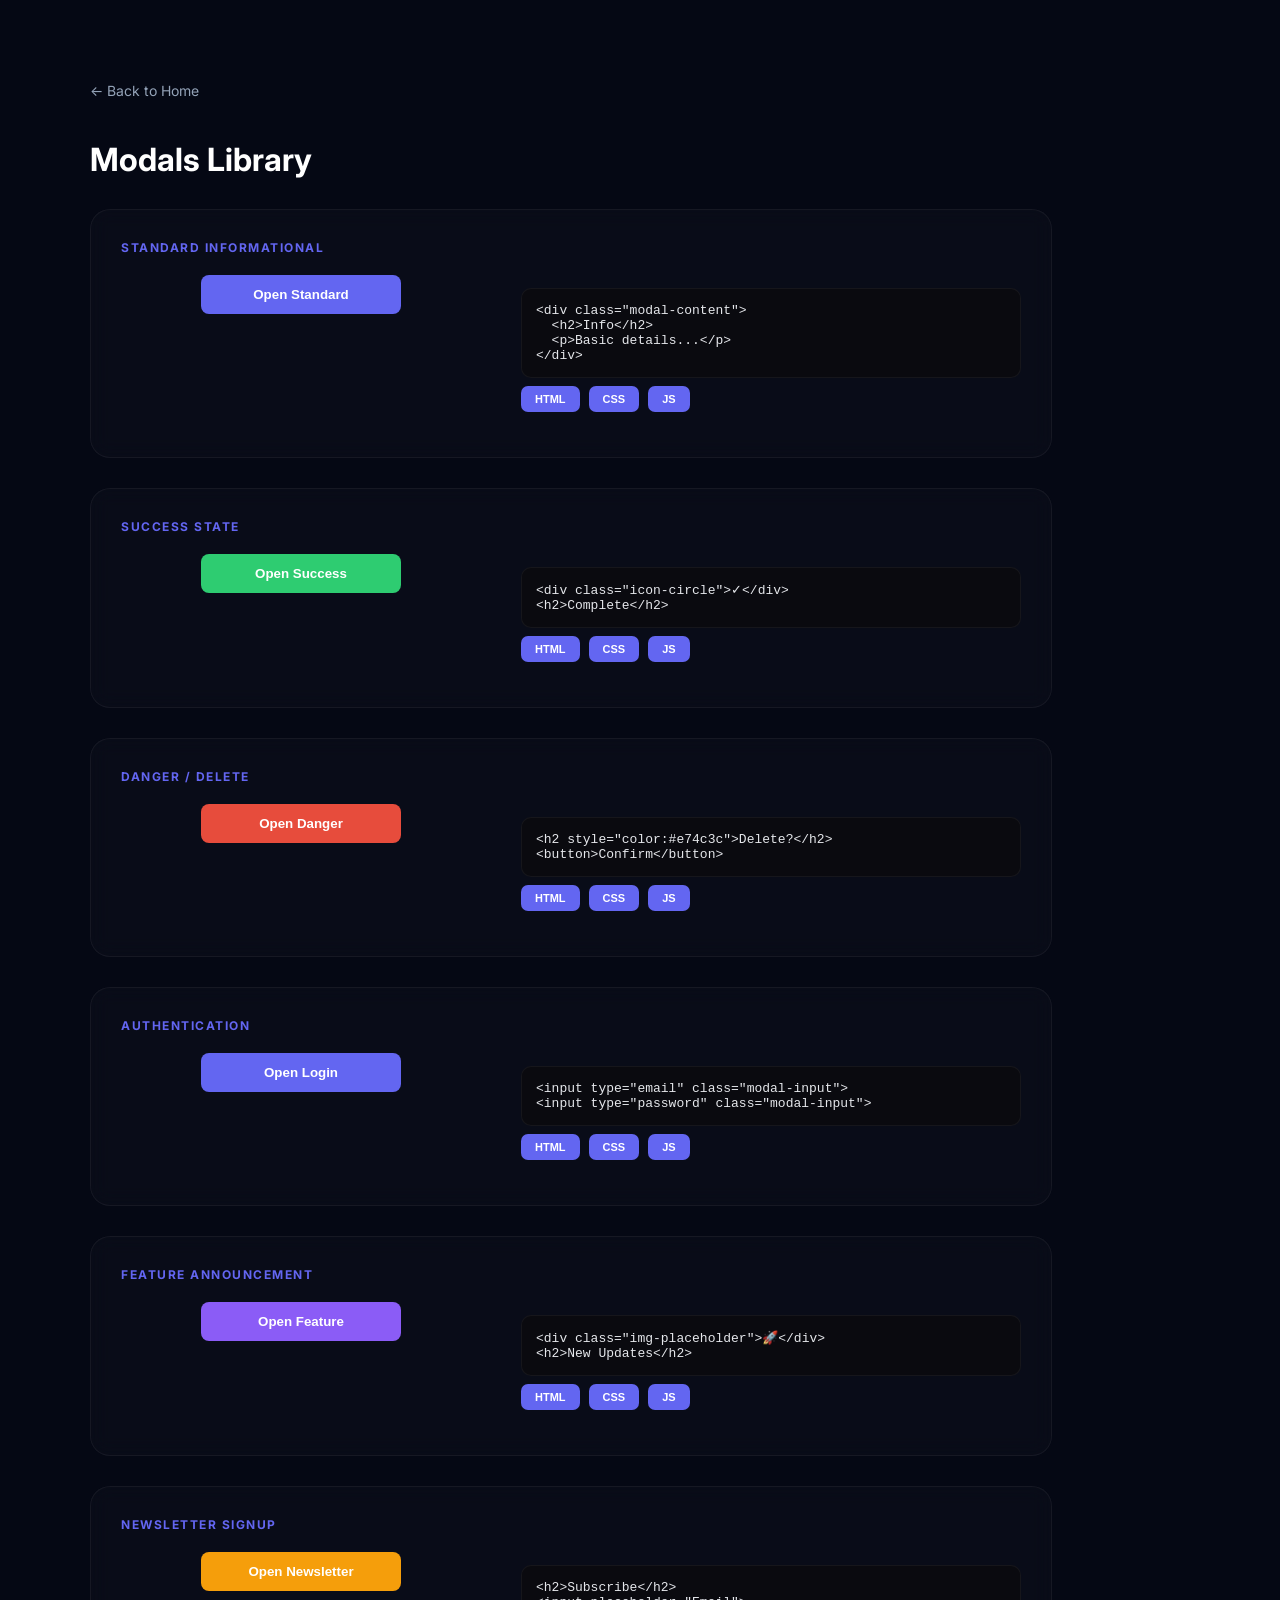
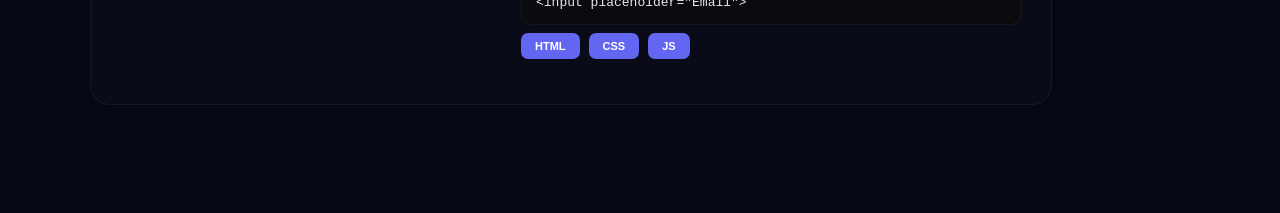
<file: NovaUI/demo/modal.html>
<!DOCTYPE html>
<html lang="en">
<head>
  <meta charset="UTF-8">
  <title>Modals - NovaUI</title>

  <link rel="stylesheet" href="../styles/main.css">
  <link href="https://fonts.googleapis.com/css2?family=Inter:wght@400;600;700&display=swap" rel="stylesheet">

  <style>
    /* GUI & LAYOUT */
    body { font-family: 'Inter', sans-serif; background: #050814; color: white; margin: 0; padding: 40px; }
    .container { max-width: 1100px; margin: auto; }
    a.back-link { color: #94a3b8; text-decoration: none; display: inline-block; margin-bottom: 20px; font-size: 14px; }
    h1 { margin-bottom: 30px; font-size: 32px; }

    .preview-box { 
      background: rgba(255, 255, 255, 0.02); 
      border: 1px solid rgba(255, 255, 255, 0.05); 
      border-radius: 20px; 
      padding: 30px; 
      margin-bottom: 30px; 
      backdrop-filter: blur(10px);
    }
    
    .preview-title { font-size: 12px; color: #6366f1; margin-bottom: 20px; text-transform: uppercase; letter-spacing: 1.5px; font-weight: 700; }
    
    .row { display: flex; gap: 40px; align-items: flex-start; flex-wrap: wrap; }
    .live { flex: 0.8; display: flex; flex-direction: column; gap: 10px; align-items: center; min-width: 300px; }
    .code { flex: 1.2; min-width: 300px; }

    pre { background: #0a0a0f; padding: 14px; border-radius: 10px; font-size: 13px; overflow-x: auto; border: 1px solid rgba(255,255,255,0.05); margin-bottom: 8px; color: #e5e7eb; }
    button.copy { padding: 7px 14px; border: none; cursor: pointer; border-radius: 7px; background: #6366f1; color: white; font-size: 11px; font-weight: 700; margin-bottom: 15px; margin-right: 5px; transition: 0.2s; }
    button.copy:hover { background: #4f46e5; }


    .btn-trigger { padding: 12px 24px; background: #6366f1; color: white; border: none; border-radius: 8px; font-weight: 600; cursor: pointer; transition: 0.3s; width: 100%; max-width: 200px; }
    
    .modal-overlay {
      position: fixed; top: 0; left: 0; width: 100%; height: 100%;
      background: rgba(0, 0, 0, 0.85); backdrop-filter: blur(10px);
      display: none; justify-content: center; align-items: center; z-index: 1000;
    }

    .modal-content {
      background: #0f111a; border: 1px solid rgba(255, 255, 255, 0.1);
      padding: 32px; border-radius: 24px; max-width: 400px; width: 90%;
      text-align: center; box-shadow: 0 25px 50px rgba(0, 0, 0, 0.6);
      animation: modalFade 0.3s cubic-bezier(0.34, 1.56, 0.64, 1);
    }

    @keyframes modalFade {
      from { transform: scale(0.9) translateY(10px); opacity: 0; }
      to { transform: scale(1) translateY(0); opacity: 1; }
    }

    /* Shared Elements */
    .modal-input {
      width: 100%; padding: 12px; margin: 10px 0; border-radius: 8px;
      background: rgba(255,255,255,0.05); border: 1px solid rgba(255,255,255,0.1);
      color: white; outline: none; box-sizing: border-box;
    }
    .icon-circle { width: 60px; height: 60px; background: rgba(46, 204, 113, 0.1); color: #2ecc71; border-radius: 50%; display: flex; align-items: center; justify-content: center; font-size: 30px; margin: 0 auto 20px; }
    .img-placeholder { width: 100%; height: 120px; background: linear-gradient(45deg, #1e1b4b, #312e81); border-radius: 12px; margin-bottom: 20px; display: flex; align-items: center; justify-content: center; font-size: 40px; }
  </style>
</head>
<body>

<div class="container">
  <a href="index.html" class="back-link">← Back to Home</a>
  <h1>Modals Library</h1>

  <div class="preview-box">
    <div class="preview-title">Standard Informational</div>
    <div class="row">
      <div class="live"><button class="btn-trigger" onclick="openM('m1')">Open Standard</button></div>
      <div class="code">
        <pre id="h1">&lt;div class="modal-content"&gt;
  &lt;h2&gt;Info&lt;/h2&gt;
  &lt;p&gt;Basic details...&lt;/p&gt;
&lt;/div&gt;</pre>
        <button class="copy" onclick="copy('h1')">HTML</button>
        <button class="copy" onclick="copy('css_core')">CSS</button>
        <button class="copy" onclick="copy('js_core')">JS</button>
      </div>
    </div>
  </div>

  <div class="preview-box">
    <div class="preview-title">Success State</div>
    <div class="row">
      <div class="live"><button class="btn-trigger" style="background:#2ecc71" onclick="openM('m2')">Open Success</button></div>
      <div class="code">
        <pre id="h2">&lt;div class="icon-circle"&gt;✓&lt;/div&gt;
&lt;h2&gt;Complete&lt;/h2&gt;</pre>
        <button class="copy" onclick="copy('h2')">HTML</button>
        <button class="copy" onclick="copy('css_core')">CSS</button>
        <button class="copy" onclick="copy('js_core')">JS</button>
      </div>
    </div>
  </div>

  <div class="preview-box">
    <div class="preview-title">Danger / Delete</div>
    <div class="row">
      <div class="live"><button class="btn-trigger" style="background:#e74c3c" onclick="openM('m3')">Open Danger</button></div>
      <div class="code">
        <pre id="h3">&lt;h2 style="color:#e74c3c"&gt;Delete?&lt;/h2&gt;
&lt;button&gt;Confirm&lt;/button&gt;</pre>
        <button class="copy" onclick="copy('h3')">HTML</button>
        <button class="copy" onclick="copy('css_core')">CSS</button>
        <button class="copy" onclick="copy('js_core')">JS</button>
      </div>
    </div>
  </div>

  <div class="preview-box">
    <div class="preview-title">Authentication</div>
    <div class="row">
      <div class="live"><button class="btn-trigger" style="background:#6366f1" onclick="openM('m4')">Open Login</button></div>
      <div class="code">
        <pre id="h4">&lt;input type="email" class="modal-input"&gt;
&lt;input type="password" class="modal-input"&gt;</pre>
        <button class="copy" onclick="copy('h4')">HTML</button>
        <button class="copy" onclick="copy('css_core')">CSS</button>
        <button class="copy" onclick="copy('js_core')">JS</button>
      </div>
    </div>
  </div>

  <div class="preview-box">
    <div class="preview-title">Feature Announcement</div>
    <div class="row">
      <div class="live"><button class="btn-trigger" style="background:#8b5cf6" onclick="openM('m5')">Open Feature</button></div>
      <div class="code">
        <pre id="h5">&lt;div class="img-placeholder"&gt;🚀&lt;/div&gt;
&lt;h2&gt;New Updates&lt;/h2&gt;</pre>
        <button class="copy" onclick="copy('h5')">HTML</button>
        <button class="copy" onclick="copy('css_core')">CSS</button>
        <button class="copy" onclick="copy('js_core')">JS</button>
      </div>
    </div>
  </div>

  <div class="preview-box">
    <div class="preview-title">Newsletter Signup</div>
    <div class="row">
      <div class="live"><button class="btn-trigger" style="background:#f59e0b" onclick="openM('m6')">Open Newsletter</button></div>
      <div class="code">
        <pre id="h6">&lt;h2&gt;Subscribe&lt;/h2&gt;
&lt;input placeholder="Email"&gt;</pre>
        <button class="copy" onclick="copy('h6')">HTML</button>
        <button class="copy" onclick="copy('css_core')">CSS</button>
        <button class="copy" onclick="copy('js_core')">JS</button>
      </div>
    </div>
  </div>

</div>

<pre id="css_core" style="display:none;">.modal-overlay { position: fixed; top: 0; left: 0; width: 100%; height: 100%; background: rgba(0,0,0,0.85); backdrop-filter: blur(10px); display: none; justify-content: center; align-items: center; }
.modal-content { background: #0f111a; border: 1px solid rgba(255,255,255,0.1); padding: 32px; border-radius: 24px; max-width: 400px; text-align: center; }</pre>

<pre id="js_core" style="display:none;">function openM(id) { document.getElementById(id).style.display = "flex"; }
function closeAll() { document.querySelectorAll('.modal-overlay').forEach(m => m.style.display = "none"); }</pre>

<div class="modal-overlay" id="m1" onclick="closeOutside(event)"><div class="modal-content"><h2>Standard Info</h2><p>General application information.</p><button class="btn-trigger" onclick="closeAll()">Close</button></div></div>
<div class="modal-overlay" id="m2" onclick="closeOutside(event)"><div class="modal-content"><div class="icon-circle">✓</div><h2>Success</h2><p>Task completed successfully.</p><button class="btn-trigger" style="background:#2ecc71" onclick="closeAll()">Great</button></div></div>
<div class="modal-overlay" id="m3" onclick="closeOutside(event)"><div class="modal-content"><h2 style="color:#e74c3c">Delete?</h2><p>This action cannot be undone.</p><button class="btn-trigger" style="background:#e74c3c" onclick="closeAll()">Delete</button></div></div>
<div class="modal-overlay" id="m4" onclick="closeOutside(event)"><div class="modal-content"><h2>Login</h2><input type="email" class="modal-input" placeholder="Email"><input type="password" class="modal-input" placeholder="Password"><button class="btn-trigger" onclick="closeAll()">Sign In</button></div></div>
<div class="modal-overlay" id="m5" onclick="closeOutside(event)"><div class="modal-content"><div class="img-placeholder">🚀</div><h2>V2.0 Update</h2><p>Explore our new components.</p><button class="btn-trigger" style="background:#8b5cf6" onclick="closeAll()">Explore</button></div></div>
<div class="modal-overlay" id="m6" onclick="closeOutside(event)"><div class="modal-content"><h2>Join Us</h2><input type="email" class="modal-input" placeholder="Your Email"><button class="btn-trigger" style="background:#f59e0b" onclick="closeAll()">Join Now</button></div></div>

<script>
function openM(id) { document.getElementById(id).style.display = "flex"; }
function closeAll() { document.querySelectorAll('.modal-overlay').forEach(m => m.style.display = "none"); }
function closeOutside(e) { if (e.target.classList.contains('modal-overlay')) closeAll(); }
function copy(id) {
  const text = document.getElementById(id).innerText;
  navigator.clipboard.writeText(text).then(() => {
    const btn = event.target;
    const old = btn.innerText;
    btn.innerText = "Copied!";
    setTimeout(() => btn.innerText = old, 1500);
  });
}
</script>

</body>
</html>
</file>
<file: NovaUI/styles/main.css>
body {
  margin: 0;
  font-family: 'Inter', sans-serif;
  background: #050814;
  color: #e5e7eb;
  overflow-x: hidden;
}


.bg {
  position: fixed;
  inset: 0;
  background: radial-gradient(circle at 20% 20%, #6366f1 0%, transparent 40%),
              radial-gradient(circle at 80% 80%, #22c55e 0%, transparent 40%);
  filter: blur(120px);
  opacity: 0.25;
  animation: move 12s infinite alternate;
  z-index: -2;
}

@keyframes move {
  from { transform: translateY(0px) scale(1); }
  to { transform: translateY(40px) scale(1.1); }
}


.orb {
  position: fixed;
  width: 200px;
  height: 200px;
  border-radius: 50%;
  filter: blur(80px);
  opacity: 0.4;
  z-index: -1;
  animation: float 6s ease-in-out infinite;
}

.orb1 {
  background: #6366f1;
  top: 10%;
  left: 10%;
}

.orb2 {
  background: #22c55e;
  bottom: 10%;
  right: 10%;
  animation-delay: 2s;
}

@keyframes float {
  0%, 100% { transform: translateY(0); }
  50% { transform: translateY(-30px); }
}


.container {
  max-width: 1000px;
  margin: auto;
  padding: 40px 20px;
}


.glass {
  background: rgba(255,255,255,0.06);
  border: 1px solid rgba(255,255,255,0.1);
  backdrop-filter: blur(16px);
  border-radius: 16px;
  transition: 0.3s;
}

.glass:hover {
  transform: translateY(-4px);
  border-color: rgba(255,255,255,0.2);
}


.navbar {
  display: flex;
  justify-content: space-between;
  align-items: center;
  padding: 16px 20px;
  margin-top: 20px;
}

.logo {
  font-weight: 800;
}

.nav-links a {
  margin: 0 10px;
  text-decoration: none;
  color: #94a3b8;
  font-size: 14px;
}

.nav-links a:hover {
  color: white;
}


.btn-primary {
  background: linear-gradient(135deg, #6366f1, #4f46e5);
  color: white;
  padding: 10px 16px;
  border-radius: 12px;
  border: none;
  font-weight: 600;
  cursor: pointer;
  box-shadow: 0 0 30px rgba(99,102,241,0.5);
  transition: 0.3s;
}

.btn-primary:hover {
  transform: translateY(-3px) scale(1.03);
}

.btn-outline {
  background: linear-gradient(135deg, #6366f1, #4f46e5);
  color: white;
  padding: 10px 16px;
  border-radius: 12px;
  border: none;
  font-weight: 600;
  cursor: pointer;
  box-shadow: 0 0 30px rgba(99,102,241,0.5);
  transition: 0.3s;
}

.btn-outline:hover {
  background: rgba(255,255,255,0.08);
  border-color: white;
  transform: translateY(-2px);
}

.btn-ghost {
  background: transparent;
  color: rgba(255,255,255,0.8);
  padding: 10px 16px;
  border-radius: 12px;
  border: none;
  cursor: pointer;
  transition: 0.3s;
}

.btn-ghost:hover {
  color: white;
  transform: translateY(-2px);
}

.btn-secondary {
  background: #2a2f3a;
  color: white;
  padding: 10px 16px;
  border-radius: 12px;
  border: none;
}

.btn-secondary:hover {
  background: #353b4a;
}

.btn-danger {
  background: #ff4d4d;
  color: white;
}

.btn-danger:hover {
  background: #e63c3c;
}

.btn-success {
  background: #2ecc71;
  color: white;
}

.btn-success:hover {
  background: #27ae60;
}

.btn-warning {
  background: #f1c40f;
  color: black;
}

.btn-warning:hover {
  background: #d4ac0d;
}

.btn-link {
  background: none;
  color: #7aa2ff;
  padding: 0;
  border: none;
}

.btn-link:hover {
  text-decoration: underline;
}


.hero {
  text-align: center;
  padding: 100px 0 60px;
}

.hero h1 {
  font-size: 58px;
}

.hero p {
  color: #94a3b8;
  max-width: 600px;
  margin: auto;
}

.hero-actions {
  margin-top: 20px;
  display: flex;
  justify-content: center;
  gap: 12px;
}


.features {
  display: grid;
  grid-template-columns: repeat(3, 1fr);
  gap: 16px;
  margin-top: 80px;
}

.card {
  padding: 18px;
  text-align: center;
}


.preview {
  margin-top: 100px;
  text-align: center;
}

.preview-grid {
  display: grid;
  grid-template-columns: repeat(4, 1fr);
  gap: 14px;
  margin-top: 20px;
}


.footer {
  margin-top: 100px;
  text-align: center;
  color: #64748b;
  padding: 40px 0;
}


.reveal {
  opacity: 0;
  transform: translateY(20px);
  transition: all 0.6s ease;
}

.reveal.active {
  opacity: 1;
  transform: translateY(0);
}


.modal {
  position: fixed;
  inset: 0;
  display: none;
  justify-content: center;
  align-items: center;
  background: rgba(0,0,0,0.6);
  z-index: 999999;
}

.modal-content {
  background: rgba(255,255,255,0.08);
  border: 1px solid rgba(255,255,255,0.1);
  backdrop-filter: blur(20px);
  padding: 20px;
  border-radius: 14px;
  animation: pop 0.2s ease forwards;
}

@keyframes pop {
  from { transform: translateY(10px); opacity: 0; }
  to { transform: translateY(0); opacity: 1; }
}



html::-webkit-scrollbar {
  width: 6px;
}

html::-webkit-scrollbar-thumb {
  background: rgba(99,102,241,0.4);
  border-radius: 10px;
}

.preview-box {
  background: rgba(255,255,255,0.04);
  border: 1px solid rgba(255,255,255,0.08);
  border-radius: 16px;
  padding: 20px;
  margin-bottom: 18px;
  backdrop-filter: blur(12px);

  max-width: 900px; 
}

.preview-title {
  font-size: 13px;
  color: #94a3b8;
  margin-bottom: 12px;
}


.row {
  display: flex;
  gap: 20px;
  align-items: center;     
  flex-wrap: wrap;         
}


.live {
  flex: 0.6;               
  display: flex;
  justify-content: center;
  align-items: center;
}


.code {
  flex: 1.4;              
  max-width: 500px;        
}


pre {
  background: #111;
  padding: 12px;
  border-radius: 8px;
  font-size: 13px;
  overflow-x: auto;

  white-space: pre-wrap;   
  word-break: break-word;  
}

#toast {
  position: fixed;
  bottom: 30px;
  left: 50%;
  transform: translateX(-50%);
  background: rgba(20, 20, 30, 0.9);
  color: white;
  padding: 10px 16px;
  border-radius: 10px;
  font-size: 14px;
  opacity: 0;
  pointer-events: none;
  transition: 0.3s ease;
  backdrop-filter: blur(10px);
  z-index: 999999;
}

#toast.show {
  opacity: 1;
  transform: translateX(-50%) translateY(-6px);
}

.components-menu {
  margin-top: 60px;
  padding: 20px;
  border-radius: 16px;
}

.menu-title {
  font-size: 14px;
  color: #94a3b8;
  margin-bottom: 14px;
  letter-spacing: 1px;
  text-transform: uppercase;
}

.menu-grid {
  display: grid;
  grid-template-columns: repeat(2, 1fr);
  gap: 12px;
}

.menu-item {
  display: flex;
  align-items: center;
  gap: 10px;

  padding: 12px 14px;
  border-radius: 12px;

  text-decoration: none;
  color: #e5e7eb;

  background: rgba(255,255,255,0.04);
  border: 1px solid rgba(255,255,255,0.08);

  transition: 0.2s ease;
}

.menu-item:hover {
  transform: translateY(-3px);
  border-color: rgba(99,102,241,0.4);
  background: rgba(99,102,241,0.1);
}

.dot {
  width: 8px;
  height: 8px;
  border-radius: 50%;
  background: #6366f1;
}
</file>
<file: NovaUI/components/buttons/buttons.css>
.btn {
  display: inline-flex;
  align-items: center;
  justify-content: center;
  gap: 8px;
  

  padding: 10px 20px;
  border-radius: 12px;
  font-size: 14px;
  font-weight: 600;
  font-family: 'Inter', sans-serif;
  

  cursor: pointer;
  border: none;
  transition: all 0.3s cubic-bezier(0.4, 0, 0.2, 1);
  text-decoration: none;
  white-space: nowrap;
  user-select: none;
}

.btn:active {
  transform: scale(0.96); 
}

.btn-primary {
  background: linear-gradient(135deg, #6366f1, #4f46e5);
  color: white;
  box-shadow: 0 0 20px rgba(99, 102, 241, 0.3);
}

.btn-primary:hover {
  transform: translateY(-2px);
  box-shadow: 0 0 30px rgba(99, 102, 241, 0.5);
  filter: brightness(1.1);
}


.btn-outline {
  background: rgba(255, 255, 255, 0.03);
  border: 1px solid rgba(255, 255, 255, 0.2);
  color: #e5e7eb;
  backdrop-filter: blur(8px);
}

.btn-outline:hover {
  background: rgba(255, 255, 255, 0.08);
  border-color: white;
  color: white;
}

.btn-secondary {
  background: #2a2f3a;
  color: #e5e7eb;
}

.btn-secondary:hover {
  background: #353b4a;
}

.btn-success {
  background: #2ecc71;
  color: white;
  box-shadow: 0 0 15px rgba(46, 204, 113, 0.2);
}

.btn-success:hover {
  background: #27ae60;
  box-shadow: 0 0 25px rgba(46, 204, 113, 0.4);
}

.btn-danger {
  background: #ff4d4d;
  color: white;
  box-shadow: 0 0 15px rgba(255, 77, 77, 0.2);
}

.btn-danger:hover {
  background: #e63c3c;
  box-shadow: 0 0 25px rgba(255, 77, 77, 0.4);
}


.btn-ghost {
  background: transparent;
  color: #94a3b8;
}

.btn-ghost:hover {
  background: rgba(255, 255, 255, 0.05);
  color: white;
}
</file>
<file: NovaUI/components/cards/cards.css>
.card {
  background: rgba(255,255,255,0.06);
  border: 1px solid rgba(255,255,255,0.1);
  border-radius: 16px;
  padding: 18px;
  transition: 0.25s ease;
}

.card:hover {
  transform: translateY(-6px);
  border-color: rgba(99,102,241,0.4);
  box-shadow: 0 10px 30px rgba(0,0,0,0.3);
}
</file>
